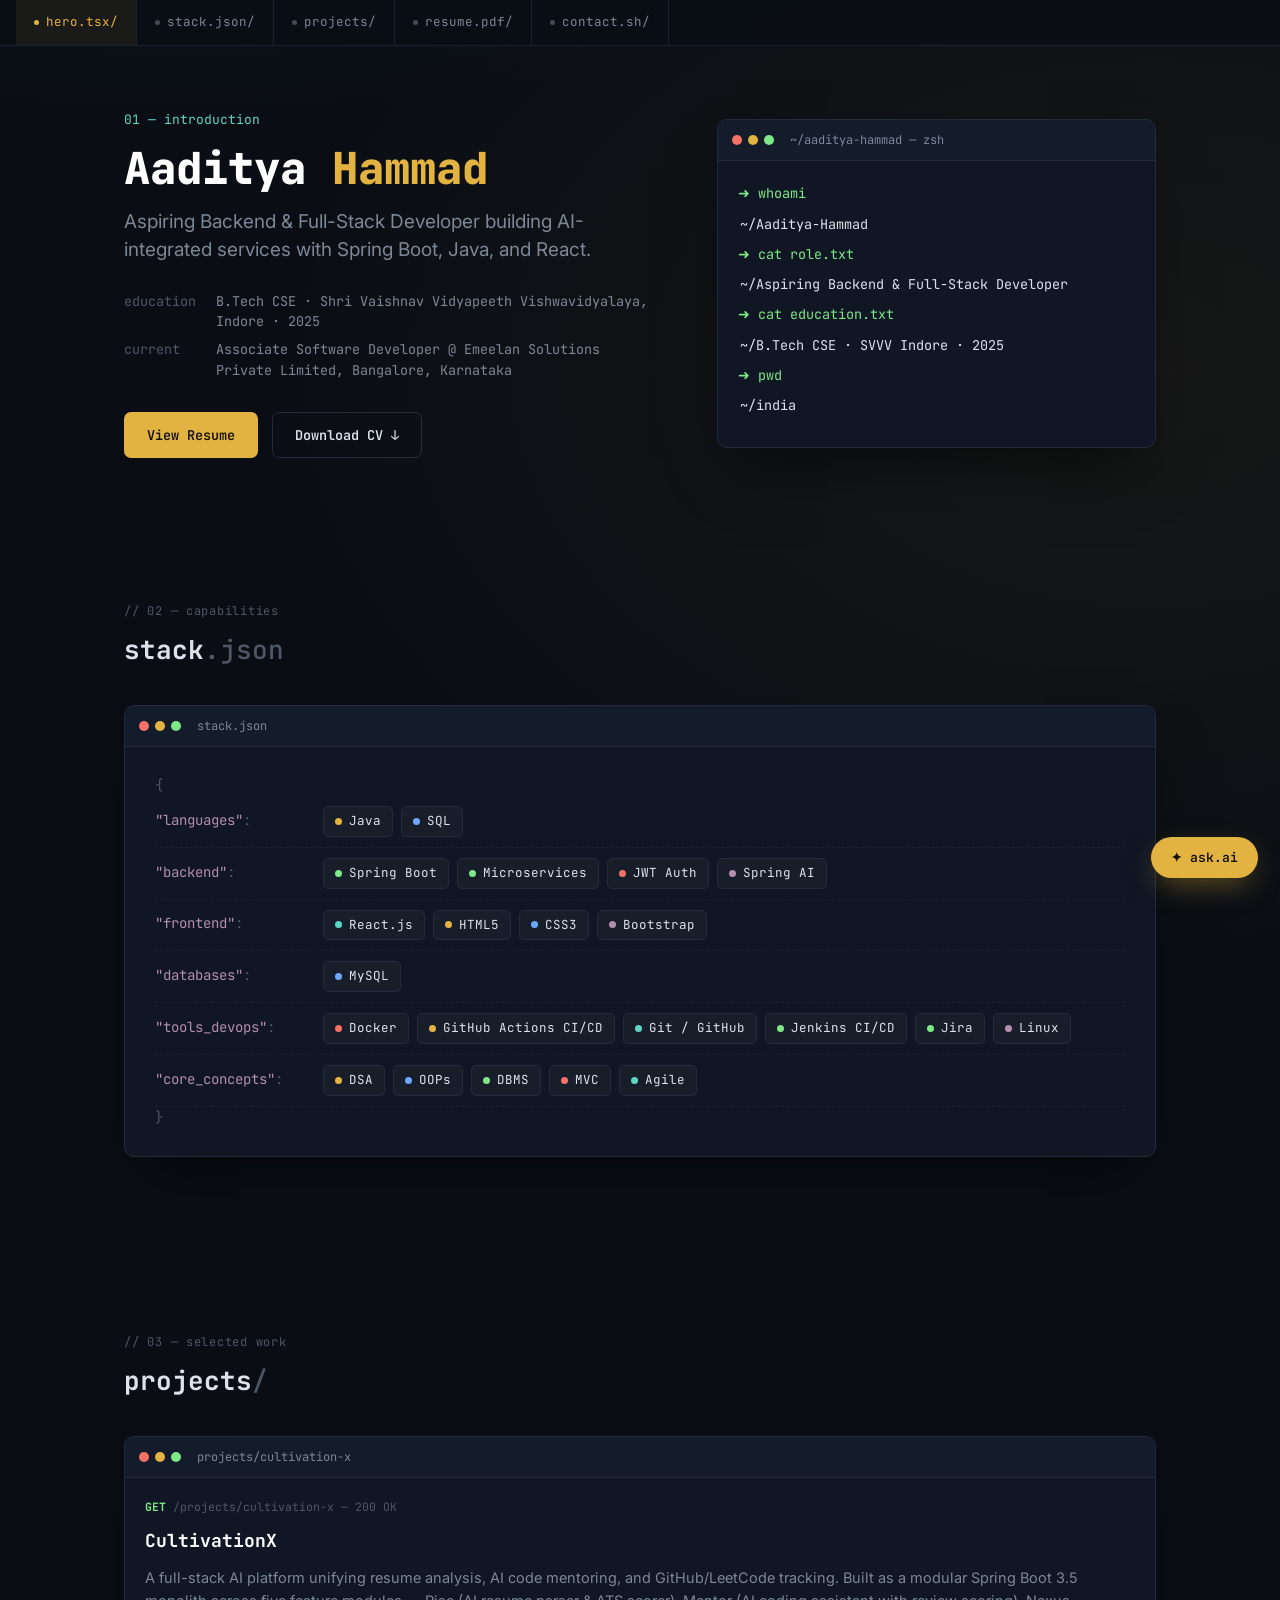
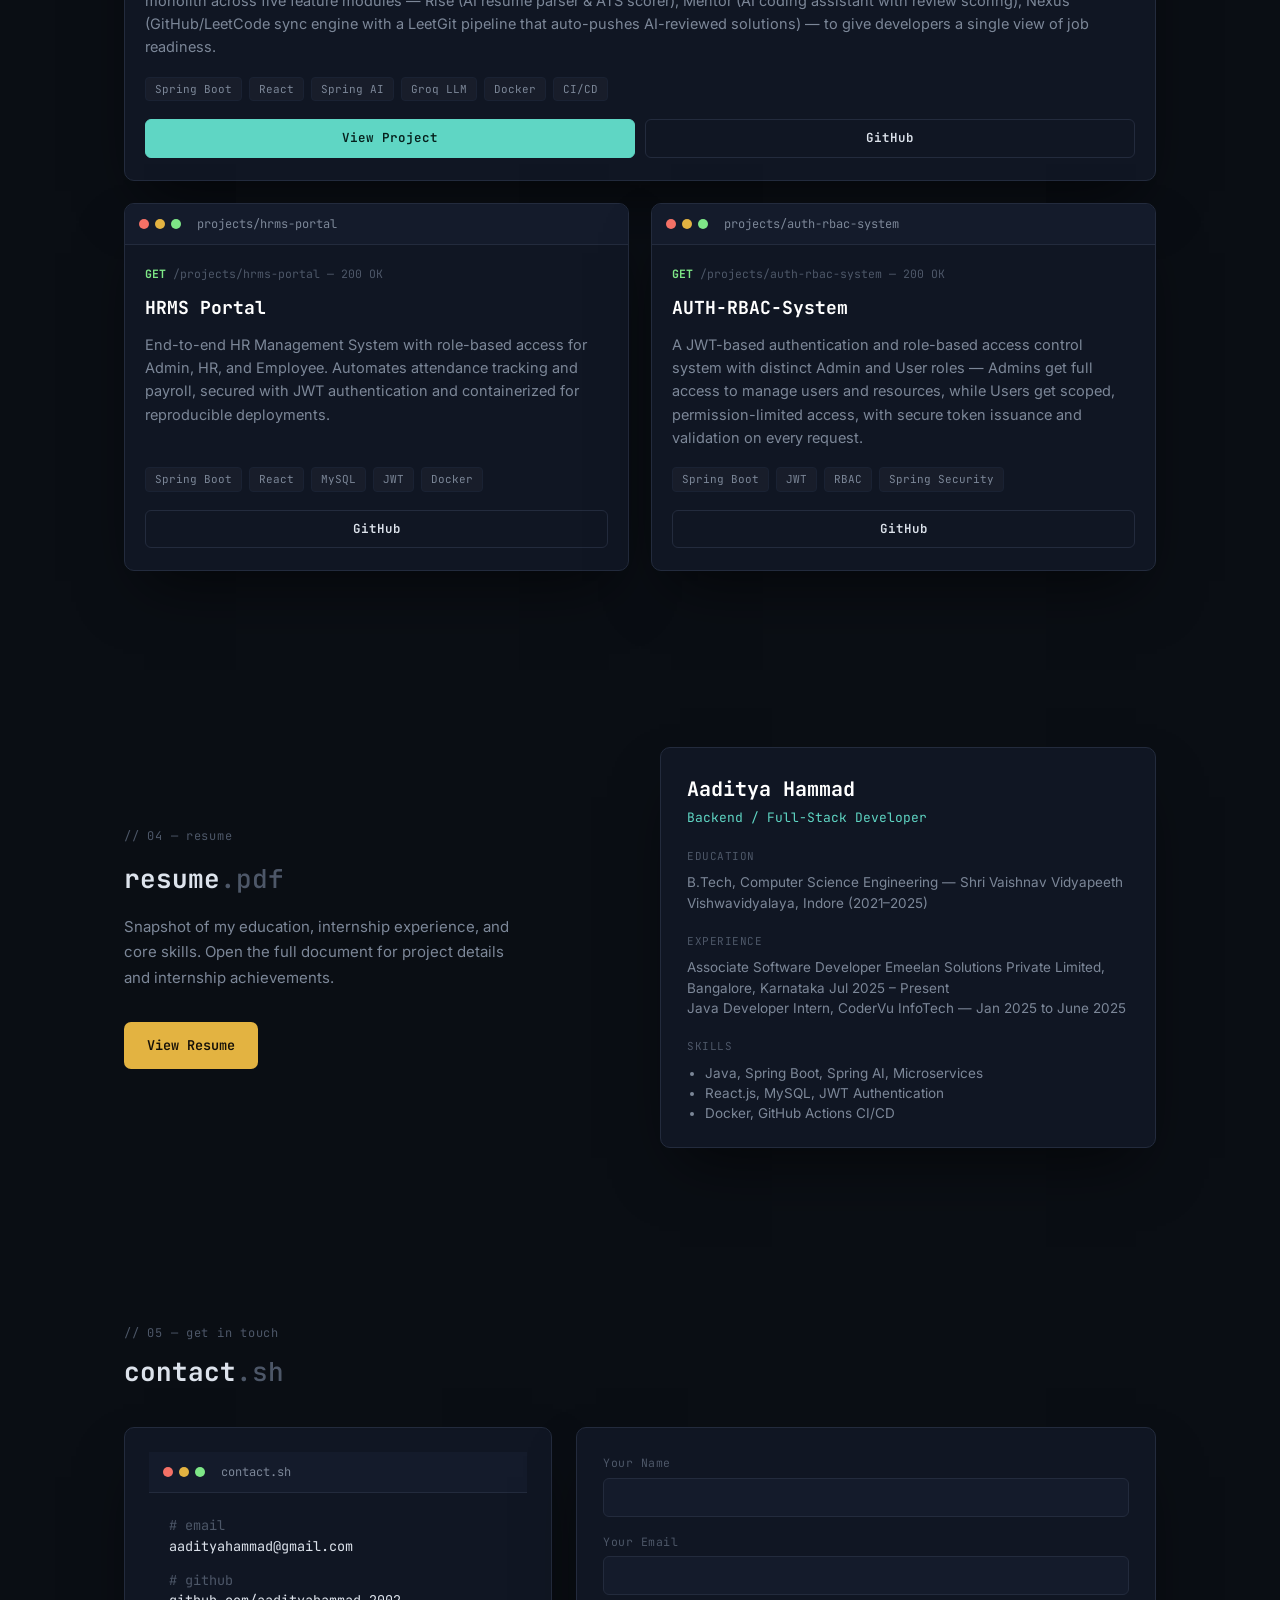
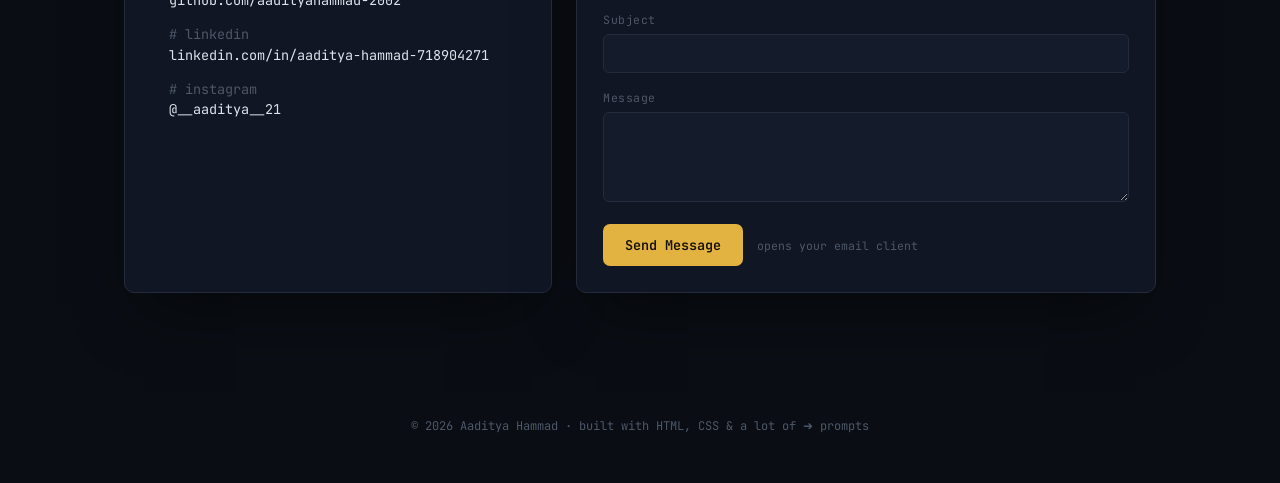
<file: index.html>
<!DOCTYPE html>
<html lang="en">
<head>
<meta charset="UTF-8">
<meta name="viewport" content="width=device-width, initial-scale=1.0">
<title>Aaditya Hammad — Backend &amp; Full-Stack Developer</title>
<link rel="preconnect" href="https://fonts.googleapis.com">
<link href="https://fonts.googleapis.com/css2?family=JetBrains+Mono:wght@400;500;600;700;800&family=Inter:wght@400;500;600;700&display=swap" rel="stylesheet">
<style>
  :root{
    --bg:#0a0e14;
    --panel:#101623;
    --panel-2:#141b2b;
    --border:#232b3d;
    --border-soft:#1a2233;
    --text:#dde3ec;
    --muted:#7c8798;
    --muted-dim:#4d5768;
    --amber:#e3b341;
    --teal:#5fd6c4;
    --green:#7ee787;
    --red:#f47166;
    --blue:#6ea8fe;
    --purple:#b48ead;
    --mono: 'JetBrains Mono', ui-monospace, monospace;
    --sans: 'Inter', -apple-system, sans-serif;
  }
  *{box-sizing:border-box; margin:0; padding:0;}
  html{scroll-behavior:smooth;}
  body{
    background:
      radial-gradient(ellipse 900px 500px at 15% -10%, rgba(95,214,196,0.07), transparent),
      radial-gradient(ellipse 900px 600px at 90% 10%, rgba(227,179,65,0.06), transparent),
      var(--bg);
    color:var(--text);
    font-family:var(--sans);
    line-height:1.5;
    min-height:100vh;
  }
  a{color:inherit; text-decoration:none;}
  ::selection{background:rgba(95,214,196,0.3);}

  /* ---------- top editor tab bar ---------- */
  .tabbar{
    position:sticky; top:0; z-index:50;
    display:flex; align-items:center;
    background:rgba(10,14,20,0.85);
    backdrop-filter:blur(10px);
    border-bottom:1px solid var(--border-soft);
    padding:0 16px;
    overflow-x:auto;
    scrollbar-width:none;
  }
  .tabbar::-webkit-scrollbar{display:none;}
  .tab{
    font-family:var(--mono);
    font-size:12.5px;
    color:var(--muted);
    padding:13px 18px;
    white-space:nowrap;
    border-right:1px solid var(--border-soft);
    display:flex; align-items:center; gap:7px;
    transition:color .2s, background .2s;
    cursor:pointer;
  }
  .tab:hover{color:var(--text); background:rgba(255,255,255,0.02);}
  .tab .dot{width:5px; height:5px; border-radius:50%; background:currentColor; opacity:.5; flex-shrink:0;}
  .tab.brand{color:var(--amber); font-weight:600; letter-spacing:.02em;}
  .tab.brand:hover{color:var(--amber);}
  .tab.active{color:var(--amber); background:rgba(227,179,65,0.08);}
  .tab.active .dot{opacity:1;}

  section{padding:88px 24px; max-width:1080px; margin:0 auto;}
  .eyebrow{
    font-family:var(--mono); font-size:12px; color:var(--muted-dim);
    letter-spacing:.06em; margin-bottom:10px; display:flex; align-items:center; gap:8px;
  }
  .eyebrow::before{content:'//'; color:var(--muted-dim);}
  h2.section-title{
    font-family:var(--mono); font-size:26px; font-weight:700; color:var(--text);
    margin-bottom:36px;
  }
  h2.section-title span{color:var(--muted-dim); font-weight:500;}

  /* ---------- terminal window chrome (signature motif) ---------- */
  .win{
    background:var(--panel);
    border:1px solid var(--border);
    border-radius:10px;
    overflow:hidden;
    box-shadow:0 30px 60px -20px rgba(0,0,0,0.6);
  }
  .win-head{
    display:flex; align-items:center; gap:8px;
    padding:11px 14px;
    background:var(--panel-2);
    border-bottom:1px solid var(--border);
  }
  .win-head .lights{display:flex; gap:6px;}
  .win-head .lights span{width:10px; height:10px; border-radius:50%; display:block;}
  .win-head .lights .r{background:#f47166;}
  .win-head .lights .y{background:#e3b341;}
  .win-head .lights .g{background:#7ee787;}
  .win-head .path{
    font-family:var(--mono); font-size:12px; color:var(--muted);
    margin-left:8px;
  }

  /* ---------- HERO ---------- */
  .hero{padding-top:64px; padding-bottom:56px;}
  .hero-grid{display:grid; grid-template-columns:1.1fr 0.9fr; gap:56px; align-items:center;}
  .hero-copy .kicker{font-family:var(--mono); color:var(--teal); font-size:13px; margin-bottom:14px;}
  .hero-copy h1{font-family:var(--mono); font-size:44px; font-weight:800; line-height:1.15; color:#fff;}
  .hero-copy h1 .accent{color:var(--amber);}
  .hero-copy .role{font-size:19px; color:var(--muted); margin-top:14px; max-width:46ch;}
  .meta-lines{margin-top:26px; display:flex; flex-direction:column; gap:8px;}
  .meta-lines .line{font-family:var(--mono); font-size:13.5px; color:var(--muted); display:flex; gap:10px;}
  .meta-lines .k{color:var(--muted-dim); min-width:82px;}
  .cta-row{display:flex; gap:14px; margin-top:32px; flex-wrap:wrap;}
  .btn{
    font-family:var(--mono); font-size:13.5px; font-weight:600;
    padding:12px 22px; border-radius:7px; cursor:pointer;
    border:1px solid transparent; transition:transform .15s, box-shadow .15s, background .15s;
    display:inline-flex; align-items:center; gap:8px;
  }
  .btn:hover{transform:translateY(-2px);}
  .btn-primary{background:var(--amber); color:#151008;}
  .btn-primary:hover{box-shadow:0 10px 24px -6px rgba(227,179,65,0.4);}
  .btn-ghost{background:transparent; color:var(--text); border-color:var(--border);}
  .btn-ghost:hover{border-color:var(--teal); color:var(--teal);}

  .term{font-family:var(--mono); font-size:13.5px; padding:22px 20px; min-height:280px;}
  .term .row{margin-bottom:10px; color:var(--muted);}
  .term .prompt{color:var(--green);}
  .term .prompt::before{content:'➜ ';}
  .term .out{color:var(--text); padding-left:2px;}
  .term .cursor{display:inline-block; width:8px; height:15px; background:var(--teal); vertical-align:text-bottom; animation:blink 1s steps(1) infinite;}
  @keyframes blink{50%{opacity:0;}}

  /* ---------- STACK / JSON section ---------- */
  .json-panel{font-family:var(--mono); font-size:14px; padding:28px 30px;}
  .json-panel .brace{color:var(--muted-dim);}
  .stack-row{display:flex; gap:18px; padding:10px 0; border-bottom:1px dashed var(--border-soft); flex-wrap:wrap; align-items:baseline;}
  .stack-row:last-child{border-bottom:none;}
  .stack-key{color:var(--purple); min-width:150px; flex-shrink:0;}
  .stack-key::after{content:':'; color:var(--muted-dim);}
  .chips{display:flex; flex-wrap:wrap; gap:8px;}
  .chip{
    font-family:var(--mono); font-size:12.5px;
    padding:5px 11px; border-radius:5px;
    background:rgba(255,255,255,0.03);
    border:1px solid var(--border);
    display:inline-flex; align-items:center; gap:7px;
    color:var(--text);
    transition:border-color .15s, transform .15s;
  }
  .chip:hover{transform:translateY(-2px); border-color:var(--chip-c, var(--teal));}
  .chip .cdot{width:7px; height:7px; border-radius:50%; background:var(--chip-c, var(--teal));}

  /* ---------- PROJECTS ---------- */
  .project-grid{display:grid; grid-template-columns:1fr 1fr; gap:22px;}
  .project-grid .full{grid-column:1 / -1;}
  .proj-card{display:flex; flex-direction:column; height:100%; transition:transform .2s, box-shadow .2s;}
  .proj-card:hover{transform:translateY(-4px); box-shadow:0 30px 60px -16px rgba(95,214,196,0.15);}
  .proj-body{padding:20px 20px 22px; display:flex; flex-direction:column; gap:12px; flex:1;}
  .req-line{font-family:var(--mono); font-size:11.5px; color:var(--muted-dim);}
  .req-line .method{color:var(--green); font-weight:700;}
  .proj-title{font-family:var(--mono); font-size:18px; font-weight:700; color:#fff;}
  .proj-desc{font-size:14.5px; color:var(--muted); line-height:1.6;}
  .proj-tags{display:flex; flex-wrap:wrap; gap:7px; margin-top:auto; padding-top:6px;}
  .tag{font-family:var(--mono); font-size:11px; color:var(--muted); background:rgba(255,255,255,0.03); border:1px solid var(--border-soft); padding:3px 9px; border-radius:4px;}
  .proj-links{display:flex; gap:10px; margin-top:6px;}
  .link-btn{
    font-family:var(--mono); font-size:12.5px; font-weight:600;
    padding:9px 15px; border-radius:6px; border:1px solid var(--border);
    color:var(--text); transition:all .15s; flex:1; text-align:center;
  }
  .link-btn:hover{border-color:var(--amber); color:var(--amber);}
  .link-btn.primary{background:var(--teal); color:#06201c; border-color:var(--teal);}
  .link-btn.primary:hover{color:#06201c; box-shadow:0 8px 20px -6px rgba(95,214,196,0.4);}

  /* ---------- RESUME CARD ---------- */
  .resume-wrap{display:grid; grid-template-columns:1fr 1fr; gap:40px; align-items:center;}
  .resume-card{padding:26px 26px 24px;}
  .resume-card .rname{font-family:var(--mono); font-size:20px; font-weight:700; color:#fff;}
  .resume-card .rrole{color:var(--teal); font-family:var(--mono); font-size:13px; margin-top:4px;}
  .rblock{margin-top:20px;}
  .rblock .rlabel{font-family:var(--mono); font-size:11px; color:var(--muted-dim); letter-spacing:.05em; margin-bottom:8px;}
  .rblock p, .rblock li{font-size:13.5px; color:var(--muted);}
  .rblock ul{padding-left:18px;}
  .rlinks{display:flex; gap:10px; margin-top:22px;}
  .side-copy .eyebrow{margin-bottom:14px;}
  .side-copy p{color:var(--muted); font-size:15px; max-width:44ch; line-height:1.7;}

  /* ---------- CONTACT ---------- */
  .contact-grid{display:grid; grid-template-columns:0.85fr 1.15fr; gap:24px;}
  .contact-term{padding:24px; font-family:var(--mono); font-size:13.5px;}
  .contact-term .cline{margin-bottom:14px;}
  .contact-term .cline a:hover{color:var(--teal);}
  .contact-term .comment{color:var(--muted-dim);}
  .form-panel{padding:26px;}
  .field{margin-bottom:16px;}
  .field label{font-family:var(--mono); font-size:11.5px; color:var(--muted-dim); display:block; margin-bottom:6px; letter-spacing:.04em;}
  .field input, .field textarea{
    width:100%; background:var(--panel-2); border:1px solid var(--border);
    border-radius:6px; padding:10px 12px; color:var(--text); font-family:var(--sans); font-size:14px;
    transition:border-color .15s;
  }
  .field input:focus, .field textarea:focus{outline:none; border-color:var(--teal);}
  .field textarea{resize:vertical; min-height:90px;}
  .submit-row{display:flex; align-items:center; gap:14px; margin-top:6px;}
  .send-note{font-family:var(--mono); font-size:11.5px; color:var(--muted-dim);}

  footer{text-align:center; padding:36px 24px 48px; font-family:var(--mono); font-size:12px; color:var(--muted-dim);}

  /* reveal animation */
  .reveal{opacity:0; transform:translateY(18px); transition:opacity .6s ease, transform .6s ease;}
  .reveal.in{opacity:1; transform:translateY(0);}

  @media (max-width:820px){
    .hero-grid, .resume-wrap, .contact-grid{grid-template-columns:1fr;}
    .project-grid{grid-template-columns:1fr;}
    .hero-copy h1{font-size:32px;}
    section{padding:56px 18px;}
    .stack-key{min-width:120px;}
  }
  @media (prefers-reduced-motion: reduce){
    *{animation:none !important; transition:none !important;}
  }

  /* print stylesheet for "Download CV" */
  @media print{
    body *{visibility:hidden;}
    #printResume, #printResume *{visibility:visible;}
    #printResume{position:absolute; top:0; left:0; width:100%; padding:40px; color:#111; background:#fff;}
    #printResume h2, #printResume h3{color:#111;}
  }

  /* ---------- AI CHAT WIDGET ---------- */
  #aiChatToggle{
    position:fixed; bottom:22px; right:22px; z-index:100;
    font-family:var(--mono); font-size:13px; font-weight:600;
    background:var(--amber); color:#151008;
    border:none; border-radius:24px;
    padding:12px 20px; cursor:pointer;
    box-shadow:0 10px 30px -8px rgba(227,179,65,0.5);
    transition:transform .15s;
  }
  #aiChatToggle:hover{transform:translateY(-3px);}

  #aiChatWindow{
    position:fixed; bottom:22px; right:22px; z-index:101;
    width:360px; max-width:calc(100vw - 32px);
    height:480px; max-height:calc(100vh - 100px);
    display:flex; flex-direction:column;
  }
  #aiChatWindow .win-head{position:relative;}
  #aiChatClose{
    position:absolute; right:12px; top:9px;
    background:none; border:none; color:var(--muted);
    cursor:pointer; font-size:14px;
  }
  #aiChatClose:hover{color:var(--red);}

  #aiChatMessages{
    flex:1; overflow-y:auto; padding:16px;
    display:flex; flex-direction:column; gap:12px;
    font-family:var(--sans); font-size:13.5px;
  }
  .ai-msg{padding:9px 13px; border-radius:8px; max-width:85%; line-height:1.5;}
  .ai-msg.bot{background:var(--panel-2); color:var(--text); align-self:flex-start; border:1px solid var(--border-soft);}
  .ai-msg.user{background:var(--teal); color:#06201c; align-self:flex-end; font-weight:500;}
  .ai-msg.typing{color:var(--muted-dim); font-family:var(--mono); font-size:12.5px;}

  .ai-input-row{
    display:flex; gap:8px; padding:12px; border-top:1px solid var(--border);
  }
  #aiChatInput{
    flex:1; background:var(--panel-2); border:1px solid var(--border);
    border-radius:6px; padding:9px 12px; color:var(--text);
    font-family:var(--sans); font-size:13.5px;
  }
  #aiChatInput:focus{outline:none; border-color:var(--teal);}
  #aiChatSend{
    background:var(--amber); color:#151008; border:none;
    border-radius:6px; width:38px; cursor:pointer; font-weight:700;
  }

  @media (max-width:480px){
    #aiChatWindow{ width:calc(100vw - 24px); right:12px; bottom:78px; }
    #aiChatToggle{ right:12px; bottom:12px; }
  }
</style>
</head>
<body>

<nav class="tabbar">
  <a class="tab" href="#hero"><span class="dot"></span>hero.tsx/</a>
  <a class="tab" href="#stack"><span class="dot"></span>stack.json/</a>
  <a class="tab" href="#projects"><span class="dot"></span>projects/</a>
  <a class="tab" href="#resume"><span class="dot"></span>resume.pdf/</a>
  <a class="tab" href="#contact"><span class="dot"></span>contact.sh/</a>
</nav>

<!-- ================= HERO ================= -->
<section class="hero" id="hero">
  <div class="hero-grid">
    <div class="hero-copy reveal in">
      <div class="kicker">01 — introduction</div>
      <h1>Aaditya <span class="accent">Hammad</span></h1>
      <p class="role">Aspiring Backend &amp; Full-Stack Developer building AI-integrated services with Spring Boot, Java, and React.</p>
      <div class="meta-lines">
        <div class="line"><span class="k">education</span> B.Tech CSE · Shri Vaishnav Vidyapeeth Vishwavidyalaya, Indore · 2025</div>
        <div class="line"><span class="k">current</span> Associate Software Developer  @ Emeelan Solutions Private Limited, Bangalore, Karnataka</div>
      </div>
      <div class="cta-row">
        <a class="btn btn-primary" href="#resume">View Resume</a>
        <a class="btn btn-ghost" href="Aaditya_Resume.pdf" download>Download CV ↓</a>
      </div>
    </div>

    <div class="win reveal">
      <div class="win-head">
        <div class="lights"><span class="r"></span><span class="y"></span><span class="g"></span></div>
        <div class="path">~/aaditya-hammad — zsh</div>
      </div>
      <div class="term" id="typedTerm"></div>
    </div>
  </div>
</section>

<!-- ================= STACK ================= -->
<section id="stack">
  <div class="eyebrow">02 — capabilities</div>
  <h2 class="section-title">stack<span>.json</span></h2>

  <div class="win reveal">
    <div class="win-head">
      <div class="lights"><span class="r"></span><span class="y"></span><span class="g"></span></div>
      <div class="path">stack.json</div>
    </div>
    <div class="json-panel">
      <div class="brace">{</div>

      <div class="stack-row">
        <div class="stack-key">"languages"</div>
        <div class="chips">
          <span class="chip" style="--chip-c:#e3b341"><span class="cdot"></span>Java</span>
          <span class="chip" style="--chip-c:#6ea8fe"><span class="cdot"></span>SQL</span>
        </div>
      </div>

      <div class="stack-row">
        <div class="stack-key">"backend"</div>
        <div class="chips">
          <span class="chip" style="--chip-c:#7ee787"><span class="cdot"></span>Spring Boot</span>
          <span class="chip" style="--chip-c:#7ee787"><span class="cdot"></span>Microservices</span>
          <span class="chip" style="--chip-c:#f47166"><span class="cdot"></span>JWT Auth</span>
          <span class="chip" style="--chip-c:#b48ead"><span class="cdot"></span>Spring AI</span>
        </div>
      </div>

      <div class="stack-row">
        <div class="stack-key">"frontend"</div>
        <div class="chips">
          <span class="chip" style="--chip-c:#5fd6c4"><span class="cdot"></span>React.js</span>
          <span class="chip" style="--chip-c:#e3b341"><span class="cdot"></span>HTML5</span>
          <span class="chip" style="--chip-c:#6ea8fe"><span class="cdot"></span>CSS3</span>
          <span class="chip" style="--chip-c:#b48ead"><span class="cdot"></span>Bootstrap</span>
        </div>
      </div>

      <div class="stack-row">
        <div class="stack-key">"databases"</div>
        <div class="chips">
          <span class="chip" style="--chip-c:#6ea8fe"><span class="cdot"></span>MySQL</span>
        </div>
      </div>

      <div class="stack-row">
        <div class="stack-key">"tools_devops"</div>
        <div class="chips">
          <span class="chip" style="--chip-c:#f47166"><span class="cdot"></span>Docker</span>
          <span class="chip" style="--chip-c:#e3b341"><span class="cdot"></span>GitHub Actions CI/CD</span>
          <span class="chip" style="--chip-c:#5fd6c4"><span class="cdot"></span>Git / GitHub</span>
          <span class="chip" style="--chip-c:#7ee787"><span class="cdot"></span>Jenkins CI/CD</span>
          <span class="chip" style="--chip-c:#7ee787"><span class="cdot"></span>Jira</span>
          <span class="chip" style="--chip-c:#b48ead"><span class="cdot"></span>Linux</span>
        </div>
      </div>

      <div class="stack-row">
        <div class="stack-key">"core_concepts"</div>
        <div class="chips">
          <span class="chip" style="--chip-c:#e3b341"><span class="cdot"></span>DSA</span>
          <span class="chip" style="--chip-c:#6ea8fe"><span class="cdot"></span>OOPs</span>
          <span class="chip" style="--chip-c:#7ee787"><span class="cdot"></span>DBMS</span>
          <span class="chip" style="--chip-c:#f47166"><span class="cdot"></span>MVC</span>
          <span class="chip" style="--chip-c:#5fd6c4"><span class="cdot"></span>Agile</span>
        </div>
      </div>

      <div class="brace">}</div>
    </div>
  </div>
</section>

<!-- ================= PROJECTS ================= -->
<section id="projects">
  <div class="eyebrow">03 — selected work</div>
  <h2 class="section-title">projects<span>/</span></h2>

  <div class="project-grid">

    <div class="win proj-card full reveal">
      <div class="win-head">
        <div class="lights"><span class="r"></span><span class="y"></span><span class="g"></span></div>
        <div class="path">projects/cultivation-x</div>
      </div>
      <div class="proj-body">
        <div class="req-line"><span class="method">GET</span> /projects/cultivation-x — 200 OK</div>
        <div class="proj-title">CultivationX</div>
        <p class="proj-desc">A full-stack AI platform unifying resume analysis, AI code mentoring, and GitHub/LeetCode tracking. Built as a modular Spring Boot 3.5 monolith across five feature modules — Rise (AI resume parser &amp; ATS scorer), Mentor (AI coding assistant with review scoring), Nexus (GitHub/LeetCode sync engine with a LeetGit pipeline that auto-pushes AI-reviewed solutions) — to give developers a single view of job readiness.</p>
        <div class="proj-tags">
          <span class="tag">Spring Boot</span><span class="tag">React</span><span class="tag">Spring AI</span><span class="tag">Groq LLM</span><span class="tag">Docker</span><span class="tag">CI/CD</span>
        </div>
        <div class="proj-links">
          <a class="link-btn primary" href="https://cultivation-x-indol.vercel.app/" target="_blank" rel="noopener">View Project</a>
          <a class="link-btn" href="https://github.com/aadityahammad-2002/CultivationX" target="_blank" rel="noopener">GitHub</a>
        </div>
      </div>
    </div>

    <div class="win proj-card reveal">
      <div class="win-head">
        <div class="lights"><span class="r"></span><span class="y"></span><span class="g"></span></div>
        <div class="path">projects/hrms-portal</div>
      </div>
      <div class="proj-body">
        <div class="req-line"><span class="method">GET</span> /projects/hrms-portal — 200 OK</div>
        <div class="proj-title">HRMS Portal</div>
        <p class="proj-desc">End-to-end HR Management System with role-based access for Admin, HR, and Employee. Automates attendance tracking and payroll, secured with JWT authentication and containerized for reproducible deployments.</p>
        <div class="proj-tags">
          <span class="tag">Spring Boot</span><span class="tag">React</span><span class="tag">MySQL</span><span class="tag">JWT</span><span class="tag">Docker</span>
        </div>
        <div class="proj-links">
          <a class="link-btn" href="https://github.com/aadityahammad-2002" target="_blank" rel="noopener">GitHub</a>
        </div>
      </div>
    </div>

    <div class="win proj-card reveal">
      <div class="win-head">
        <div class="lights"><span class="r"></span><span class="y"></span><span class="g"></span></div>
        <div class="path">projects/auth-rbac-system</div>
      </div>
      <div class="proj-body">
        <div class="req-line"><span class="method">GET</span> /projects/auth-rbac-system — 200 OK</div>
        <div class="proj-title">AUTH-RBAC-System</div>
        <p class="proj-desc">A JWT-based authentication and role-based access control system with distinct Admin and User roles — Admins get full access to manage users and resources, while Users get scoped, permission-limited access, with secure token issuance and validation on every request.</p>
        <div class="proj-tags">
          <span class="tag">Spring Boot</span><span class="tag">JWT</span><span class="tag">RBAC</span><span class="tag">Spring Security</span>
        </div>
        <div class="proj-links">
          <a class="link-btn" href="https://github.com/aadityahammad-2002/AUTH-RBAC-System" target="_blank" rel="noopener">GitHub</a>
        </div>
      </div>
    </div>

  </div>
</section>

<!-- ================= RESUME ================= -->
<section id="resume">
  <div class="resume-wrap">
    <div class="side-copy reveal">
      <div class="eyebrow">04 — resume</div>
      <h2 class="section-title" style="margin-bottom:16px;">resume<span>.pdf</span></h2>
      <p>Snapshot of my education, internship experience, and core skills. Open the full document for project details and internship achievements.</p>
      <div class="cta-row">
        <a class="btn btn-primary" href="Aaditya_Resume.pdf" target="_blank" rel="noopener">View Resume</a>
      </div>
    </div>

    <div class="win resume-card reveal">
      <div class="rname">Aaditya Hammad</div>
      <div class="rrole">Backend / Full-Stack Developer</div>

      <div class="rblock">
        <div class="rlabel">EDUCATION</div>
        <p>B.Tech, Computer Science Engineering — Shri Vaishnav Vidyapeeth Vishwavidyalaya, Indore (2021–2025)</p>
      </div>

      <div class="rblock">
        <div class="rlabel">EXPERIENCE</div>
        <p>Associate Software Developer Emeelan Solutions Private Limited, Bangalore, Karnataka Jul 2025 – Present</p>
        <p>Java Developer Intern, CoderVu InfoTech — Jan 2025 to June 2025</p>
      </div>

      <div class="rblock">
        <div class="rlabel">SKILLS</div>
        <ul>
          <li>Java, Spring Boot, Spring AI, Microservices</li>
          <li>React.js, MySQL, JWT Authentication</li>
          <li>Docker, GitHub Actions CI/CD</li>
        </ul>
      </div>
    </div>
  </div>
</section>

<!-- hidden printable resume used by "Download CV" -->
<div id="printResume" style="display:none;">
  <h2>Aaditya Hammad</h2>
  <p>aadityahammad@gmail.com · +91-9584564710</p>
  <h3>Summary</h3>
  <p>Software Engineer specializing in Java, Spring Boot, and React, with hands-on experience building AI-integrated backend systems using Spring AI and LLM APIs. Skilled in REST API design, JWT authentication, and containerized deployments.</p>
  <h3>Skills</h3>
  <p>Java, SQL, Spring Boot, Microservices, JWT, Spring AI, React.js, HTML5/CSS3, Bootstrap, MySQL, Docker, GitHub Actions, Git, Linux, DSA, OOPs, DBMS, MVC, Agile.</p>
  <h3>Experience</h3>
  <p><strong>Java Developer Intern — CoderVu InfoTech</strong> (Sep 2025 – Feb 2026): built scalable backend services with Spring Boot &amp; Hibernate, optimized MySQL queries by 40%, containerized deployments with Docker, automated CI/CD, integrated LLM providers via Spring AI, secured apps with JWT.</p>
  <h3>Projects</h3>
  <p><strong>CultivationX</strong> — AI-powered developer career growth platform (Spring Boot, React, Spring AI, Docker, CI/CD).</p>
  <p><strong>HRMS Portal</strong> — full-stack HR management system with RBAC (Spring Boot, React, MySQL, JWT).</p>
  <h3>Education</h3>
  <p>B.Tech, Computer Science Engineering — Shri Vaishnav Vidyapeeth Vishwavidyalaya, Indore (2021–2025)</p>
</div>

<!-- ================= CONTACT ================= -->
<section id="contact">
  <div class="eyebrow">05 — get in touch</div>
  <h2 class="section-title">contact<span>.sh</span></h2>

  <div class="contact-grid">
    <div class="win contact-term reveal">
      <div class="win-head">
        <div class="lights"><span class="r"></span><span class="y"></span><span class="g"></span></div>
        <div class="path">contact.sh</div>
      </div>
      <div style="padding:22px 20px;">
        <div class="cline"><span class="comment"># email</span><br><a href="mailto:aadityahammad@gmail.com">aadityahammad@gmail.com</a></div>
        <div class="cline"><span class="comment"># github</span><br><a href="https://github.com/aadityahammad-2002" target="_blank" rel="noopener">github.com/aadityahammad-2002</a></div>
        <div class="cline"><span class="comment"># linkedin</span><br><a href="https://www.linkedin.com/in/aaditya-hammad-718904271" target="_blank" rel="noopener">linkedin.com/in/aaditya-hammad-718904271</a></div>
        <div class="cline"><span class="comment"># instagram</span><br><a href="https://www.instagram.com/__aaditya__21/" target="_blank" rel="noopener">@__aaditya__21</a></div>
      </div>
    </div>

    <div class="win form-panel reveal">
      <form id="messageForm">
        <div class="field">
          <label for="fname">Your Name</label>
          <input type="text" id="fname" required>
        </div>
        <div class="field">
          <label for="femail">Your Email</label>
          <input type="email" id="femail" required>
        </div>
        <div class="field">
          <label for="fsubject">Subject</label>
          <input type="text" id="fsubject" required>
        </div>
        <div class="field">
          <label for="fmessage">Message</label>
          <textarea id="fmessage" required></textarea>
        </div>
        <div class="submit-row">
          <button type="submit" class="btn btn-primary" style="border:none;">Send Message</button>
          <span class="send-note">opens your email client</span>
        </div>
      </form>
    </div>
  </div>
</section>

<footer>© 2026 Aaditya Hammad · built with HTML, CSS &amp; a lot of ➜ prompts</footer>

<!-- ================= AI CHAT WIDGET (HTML) ================= -->
<button id="aiChatToggle" aria-label="Ask AI about Aaditya">
  <span id="aiToggleIcon">✦ ask.ai</span>
</button>

<div id="aiChatWindow" class="win" style="display:none;">
  <div class="win-head">
    <div class="lights"><span class="r"></span><span class="y"></span><span class="g"></span></div>
    <div class="path">ask.ai — chat with an assistant about Aaditya</div>
    <button id="aiChatClose" aria-label="Close chat">✕</button>
  </div>
  <div id="aiChatMessages"></div>
  <div class="ai-input-row">
    <input type="text" id="aiChatInput" placeholder="Ask about his projects, skills, experience..." autocomplete="off">
    <button id="aiChatSend">→</button>
  </div>
</div>

<script>
  // typing animation in hero terminal
  const term = document.getElementById('typedTerm');
  const lines = [
    {p:'whoami', o:'~/Aaditya-Hammad'},
    {p:'cat role.txt', o:'~/Aspiring Backend & Full-Stack Developer'},
    {p:'cat education.txt', o:'~/B.Tech CSE · SVVV Indore · 2025'},
    {p:'pwd', o:'~/india'}
  ];
  let li = 0;
  function typeLine(){
    if(li >= lines.length){
      const cur = document.createElement('span');
      cur.className = 'cursor';
      term.appendChild(cur);
      return;
    }
    const {p,o} = lines[li];
    const rowP = document.createElement('div');
    rowP.className = 'row';
    const promptSpan = document.createElement('span');
    promptSpan.className = 'prompt';
    rowP.appendChild(promptSpan);
    term.appendChild(rowP);
    let i = 0;
    const typer = setInterval(()=>{
      promptSpan.textContent = p.slice(0, i+1);
      i++;
      if(i >= p.length){
        clearInterval(typer);
        const rowO = document.createElement('div');
        rowO.className = 'row out';
        rowO.textContent = o;
        term.appendChild(rowO);
        li++;
        setTimeout(typeLine, 260);
      }
    }, 28);
  }
  typeLine();

  // scroll reveal
  const revealEls = document.querySelectorAll('.reveal');
  const io = new IntersectionObserver((entries)=>{
    entries.forEach(e=>{
      if(e.isIntersecting){ e.target.classList.add('in'); io.unobserve(e.target); }
    });
  }, {threshold:0.15});
  revealEls.forEach(el=>io.observe(el));

  // scrollspy: highlight active nav tab based on section in view
  const navTabs = document.querySelectorAll('.tab[href^="#"]');
  const spySections = document.querySelectorAll('section[id]');
  const spyObserver = new IntersectionObserver((entries)=>{
    entries.forEach(entry=>{
      if(entry.isIntersecting){
        const id = entry.target.getAttribute('id');
        navTabs.forEach(tab=>{
          tab.classList.toggle('active', tab.getAttribute('href') === '#' + id);
        });
      }
    });
  }, {rootMargin:'-45% 0px -50% 0px', threshold:0});
  spySections.forEach(sec=>spyObserver.observe(sec));

  // contact form -> mailto
  document.getElementById('messageForm').addEventListener('submit', function(e){
    e.preventDefault();
    const name = document.getElementById('fname').value;
    const email = document.getElementById('femail').value;
    const subject = document.getElementById('fsubject').value;
    const message = document.getElementById('fmessage').value;
    const body = `From: ${name} (${email})%0D%0A%0D%0A${encodeURIComponent(message)}`;
    window.location.href = `mailto:aadityahammad@gmail.com?subject=${encodeURIComponent(subject)}&body=${body}`;
  });

  // ================= AI CHAT WIDGET (JS) =================
  (function(){
    const toggle = document.getElementById('aiChatToggle');
    const win = document.getElementById('aiChatWindow');
    const closeBtn = document.getElementById('aiChatClose');
    const messages = document.getElementById('aiChatMessages');
    const input = document.getElementById('aiChatInput');
    const sendBtn = document.getElementById('aiChatSend');

    let history = [];
    let opened = false;

    function addMsg(text, role){
      const div = document.createElement('div');
      div.className = 'ai-msg ' + role;
      div.textContent = text;
      messages.appendChild(div);
      messages.scrollTop = messages.scrollHeight;
      return div;
    }

    toggle.addEventListener('click', () => {
      win.style.display = win.style.display === 'none' ? 'flex' : 'none';
      if (!opened && win.style.display === 'flex') {
        opened = true;
        addMsg("Hey! I'm an AI assistant trained on Aaditya's profile. Ask me about his projects, skills, or experience.", 'bot');
      }
    });
    closeBtn.addEventListener('click', () => win.style.display = 'none');

    async function sendMessage(){
      const text = input.value.trim();
      if (!text) return;
      addMsg(text, 'user');
      history.push({ role: 'user', content: text });
      input.value = '';
      const typingEl = addMsg('typing...', 'typing');

      try{
        const res = await fetch('/api/chat', {
          method: 'POST',
          headers: { 'Content-Type': 'application/json' },
          body: JSON.stringify({ message: text, history })
        });
        const data = await res.json();
        typingEl.remove();
        const reply = data.reply || "Sorry, something went wrong.";
        addMsg(reply, 'bot');
        history.push({ role: 'assistant', content: reply });
      } catch(err){
        typingEl.remove();
        addMsg("Connection error — try again in a moment.", 'bot');
      }
    }

    sendBtn.addEventListener('click', sendMessage);
    input.addEventListener('keydown', (e) => { if(e.key === 'Enter') sendMessage(); });
  })();
</script>

</body>
</html>
</file>
